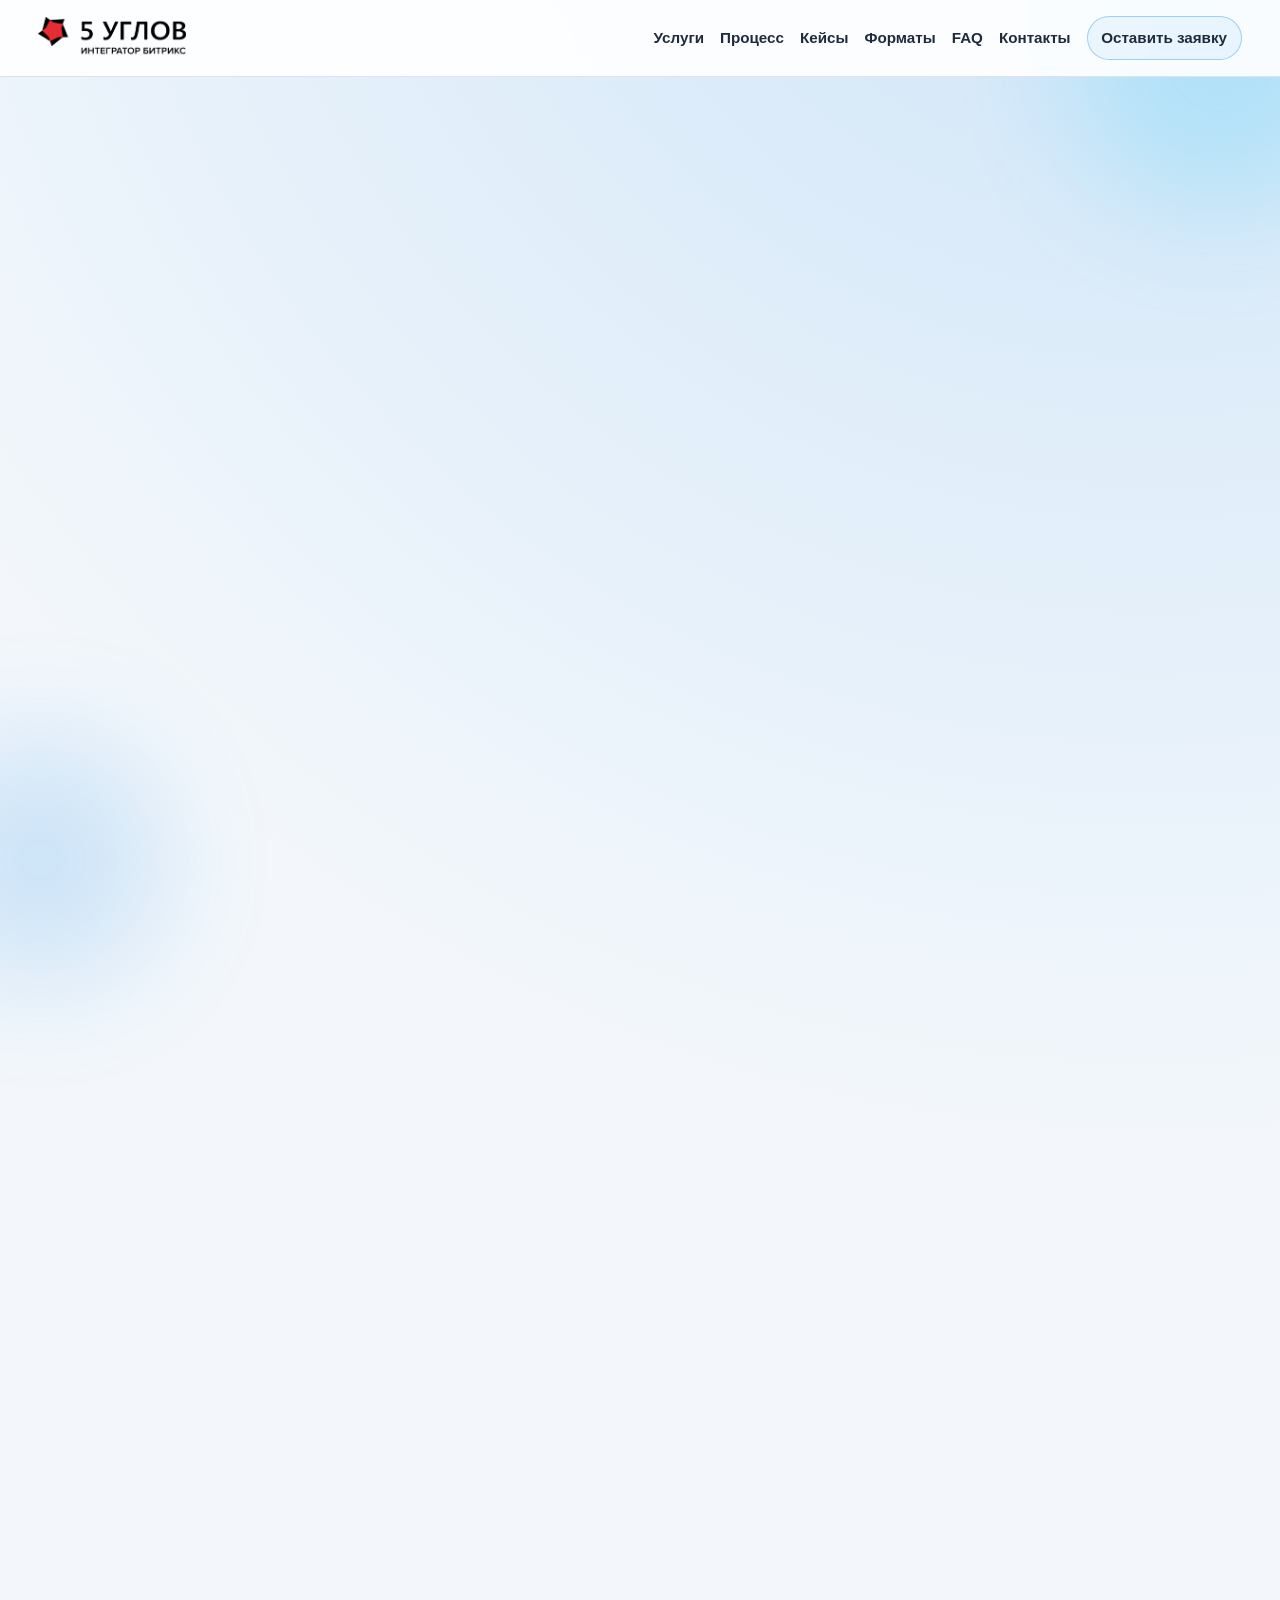
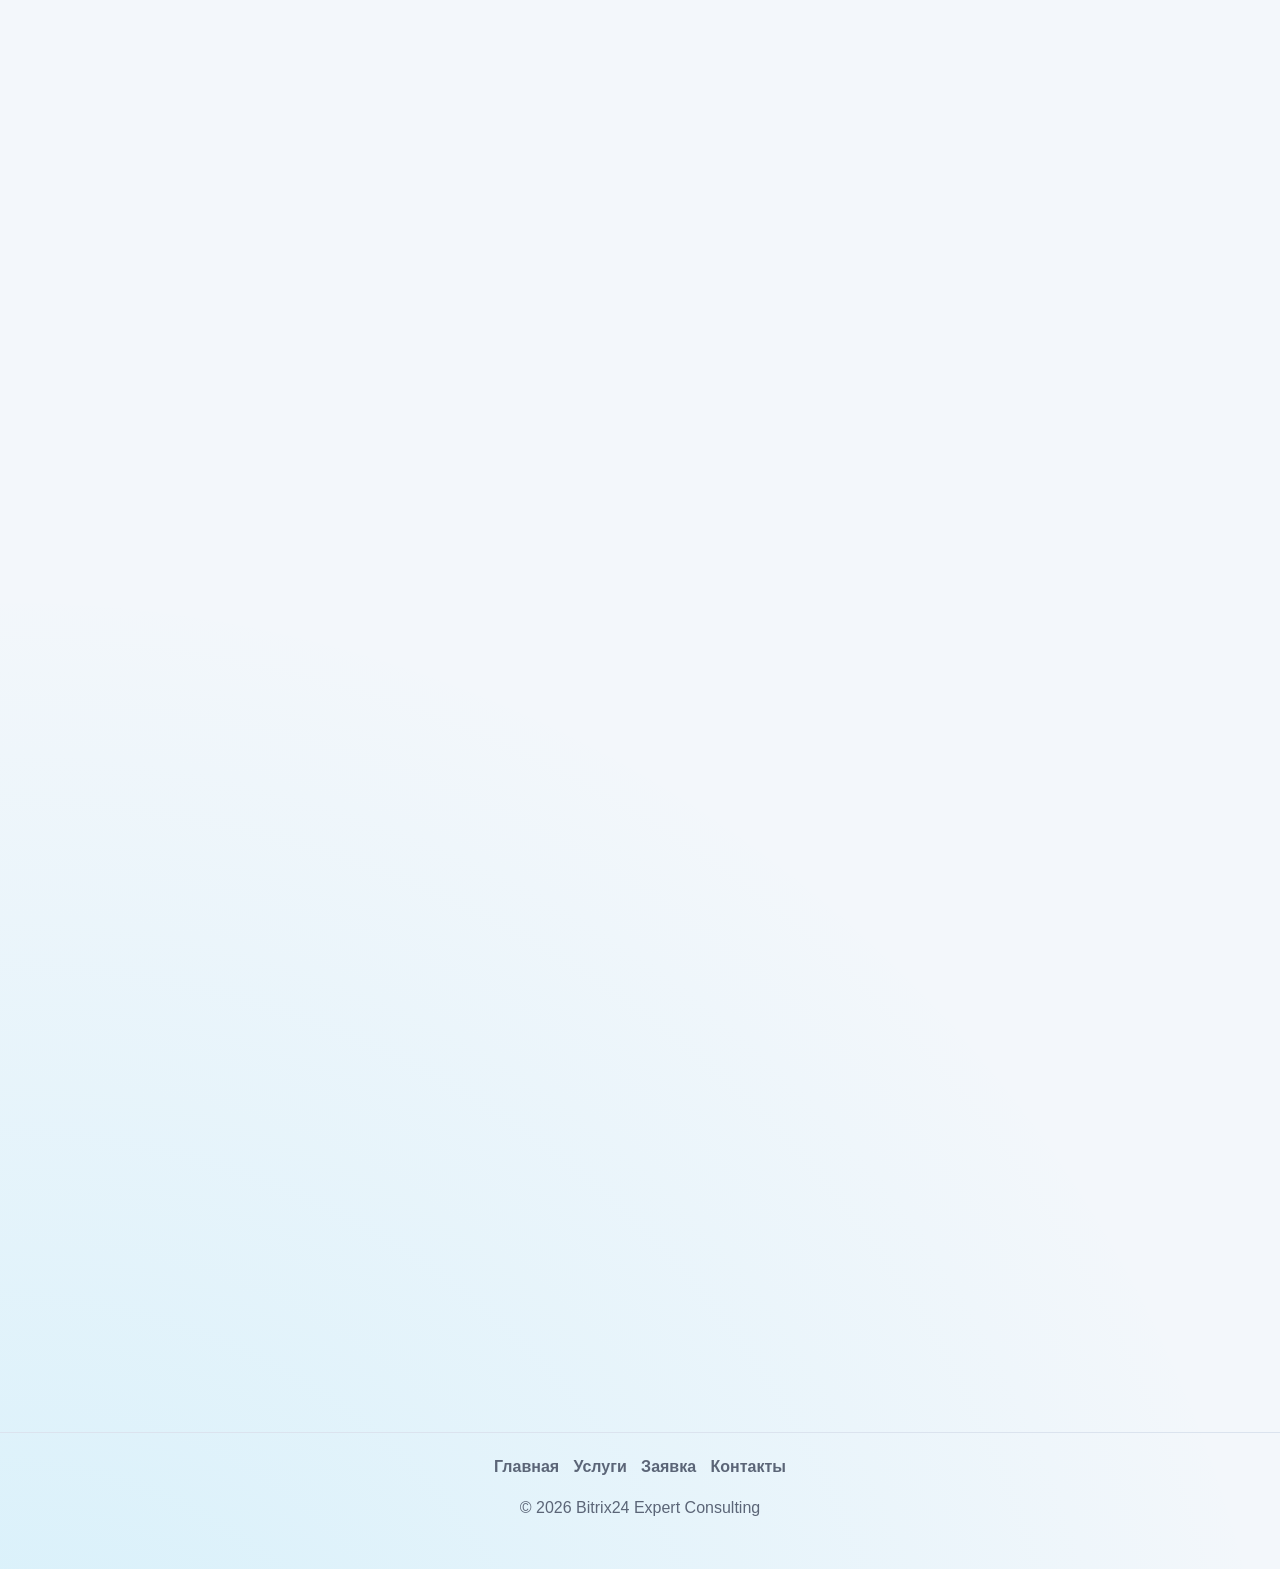
<file: index.html>
﻿<!doctype html>
<html lang="ru">
<head>
  <meta charset="UTF-8">
  <meta name="viewport" content="width=device-width, initial-scale=1.0">
  <meta http-equiv="Content-Security-Policy" content="default-src 'self'; script-src 'self'; style-src 'self'; img-src 'self' data:; connect-src 'self'; object-src 'none'; base-uri 'self'; form-action 'self'">
  <meta name="referrer" content="strict-origin-when-cross-origin">
  <title>Экспертные консультации по Битрикс24</title>
  <meta name="description" content="Экспертные консультации по внедрению и развитию Битрикс24: аудит, стратегия, ускорение продаж и автоматизация процессов.">
  <meta name="theme-color" content="#2fc7f7">
  <meta property="og:type" content="website">
  <meta property="og:locale" content="ru_RU">
  <meta property="og:title" content="Экспертные консультации по Битрикс24">
  <meta property="og:description" content="Аудит, стратегия и сопровождение внедрения Битрикс24: от диагностики до измеримого бизнес-результата.">
  <meta property="og:image" content="./assets/og-cover.svg">
  <meta name="twitter:card" content="summary_large_image">
  <meta name="twitter:title" content="Экспертные консультации по Битрикс24">
  <meta name="twitter:description" content="Помогаем компаниям выстроить CRM, автоматизацию и управляемые процессы в Битрикс24.">
  <meta name="twitter:image" content="./assets/og-cover.svg">
  <link rel="icon" type="image/svg+xml" href="./assets/favicon.svg">
  <link rel="stylesheet" href="./styles.css">
</head>
<body>
  <div class="bg-orb orb-a" aria-hidden="true"></div>
  <div class="bg-orb orb-b" aria-hidden="true"></div>
  <header class="site-header">
    <a href="#hero" class="logo" aria-label="Bitrix24 Expert">
      <img src="./assets/5c-logo-black.png" alt="Bitrix24 Expert">
    </a>
    <button class="nav-toggle" aria-label="Открыть меню" aria-expanded="false" aria-controls="main-nav">Меню</button>
    <nav id="main-nav" class="main-nav">
      <a href="#services">Услуги</a>
      <a href="#process">Процесс</a>
      <a href="#cases">Кейсы</a>
      <a href="#pricing">Форматы</a>
      <a href="#faq">FAQ</a>
      <a href="./contacts.html">Контакты</a>
      <a href="#lead-form" class="nav-cta">Оставить заявку</a>
    </nav>
  </header>

  <main>
    <section id="hero" class="hero reveal">
      <p class="kicker">Экспертные консультации по Битрикс24</p>
      <h1>Превращаем Битрикс24 в рабочую систему, а не в набор недонастроенных модулей</h1>
      <p class="hero-text">С 2010 года помогаем собственникам, руководителям продаж и операционным командам выстроить в Битрикс24 управляемые процессы, автоматизацию и прозрачную аналитику под KPI.</p>
      <div class="hero-actions">
        <a href="#lead-form" class="btn btn-primary">Получить консультацию</a>
        <a href="#services" class="btn btn-ghost">Смотреть форматы работы</a>
      </div>
      <ul class="hero-points">
        <li>150+ реализованных проектов в CRM и порталах</li>
        <li>Команда 45+ специалистов: аналитики, разработка, QA, интеграция</li>
        <li>Работа по SLA и постоплата за принятый результат</li>
      </ul>
    </section>

    <section id="services" class="section reveal">
      <h2>Что вы получаете</h2>
      <div class="cards">
        <article class="card">
          <h3>Экспресс-аудит</h3>
          <p>Разбор текущего контура CRM, воронок, роботов и отчётности с картой критичных точек.</p>
        </article>
        <article class="card">
          <h3>Стратегическая сессия</h3>
          <p>Проектирование целевой архитектуры Битрикс24 под ваши процессы продаж, сервиса и операционного блока.</p>
        </article>
        <article class="card">
          <h3>Точечная донастройка</h3>
          <p>Сопровождение запуска: приоритетные автоматизации, контроль качества внедрения и обучение ключевых ролей.</p>
        </article>
      </div>
    </section>

    <section id="process" class="section reveal">
      <h2>Как проходит работа</h2>
      <ol class="timeline">
        <li><strong>Бриф и диагностика.</strong> Уточняем цели, ограничения и критерии успеха.</li>
        <li><strong>Аудит и гипотезы.</strong> Находим, где теряются заявки, скорость и управляемость.</li>
        <li><strong>План внедрения.</strong> Формируем roadmap: быстрые победы, среднесрочные изменения, риски.</li>
        <li><strong>Сопровождение.</strong> Помогаем внедрить приоритетные изменения и закрепить результат.</li>
      </ol>
    </section>

    <section id="cases" class="section reveal">
      <h2>Результаты клиентов</h2>
      <div class="metrics">
        <article>
          <p class="metric-value">С 2010</p>
          <p class="metric-label">практический опыт внедрения и развития решений на базе Битрикс24</p>
        </article>
        <article>
          <p class="metric-value">150+</p>
          <p class="metric-label">проектов в CRM, корпоративных порталах, интеграциях и автоматизации</p>
        </article>
        <article>
          <p class="metric-value">TOP-10</p>
          <p class="metric-label">интеграторов и разработчиков CRM Битрикс24 по версии Рейтинга Рунета 2025</p>
        </article>
      </div>
    </section>

    <section id="pricing" class="section reveal">
      <h2>Форматы консультаций</h2>
      <div class="cards pricing">
        <article class="card">
          <h3>Разовая консультация</h3>
          <p class="price">90 мин</p>
          <p>Для точечного разбора задачи и рекомендаций по следующему шагу команды.</p>
        </article>
        <article class="card featured">
          <h3>Аудит + Roadmap</h3>
          <p class="price">1-2 недели</p>
          <p>Полная диагностика и конкретный план развития Битрикс24 с приоритетами и метриками.</p>
        </article>
        <article class="card">
          <h3>Сопровождение внедрения</h3>
          <p class="price">от 1 месяца</p>
          <p>Совместная работа с вашей командой до наблюдаемого результата в процессах и цифрах.</p>
        </article>
      </div>
    </section>

    <section id="faq" class="section reveal">
      <h2>Частые вопросы</h2>
      <div class="faq-list">
        <details>
          <summary>Нужен ли нам новый Битрикс24-портал?</summary>
          <p>Не всегда. Чаще всего достаточно правильно пересобрать текущую логику: воронки, роли, роботов, отчёты и правила работы.</p>
        </details>
        <details>
          <summary>Вы работаете с внутренней командой клиента?</summary>
          <p>Да. Наша задача — усилить вашу команду и передать логику решений, чтобы система продолжала развиваться после проекта.</p>
        </details>
        <details>
          <summary>Можно начать с малого?</summary>
          <p>Да, обычно начинаем с диагностики и быстрых точек роста, чтобы зафиксировать ранний эффект и дальше масштабировать изменения.</p>
        </details>
      </div>
    </section>

    <section id="lead-form" class="section contact reveal">
      <h2>Оставьте заявку на консультацию</h2>
      <p>Напишите, что уже настроено и где сейчас основной блокер — подготовим предметный первый созвон.</p>
      <form id="consult-form" novalidate>
        <label>
          Имя
          <input type="text" name="name" required minlength="2" placeholder="Как к вам обращаться">
        </label>
        <label>
          Рабочий e-mail
          <input type="email" name="email" required placeholder="name@company.ru">
        </label>
        <label>
          Что хотите улучшить в Битрикс24
          <textarea name="task" required minlength="10" rows="5" placeholder="Кратко опишите задачу, текущую ситуацию и желаемый результат"></textarea>
        </label>
        <button type="submit" class="btn btn-primary">Отправить заявку</button>
        <p id="form-status" role="status" aria-live="polite"></p>
      </form>
    </section>
  </main>

  <footer class="site-footer">
    <nav class="footer-links" aria-label="Подвал сайта">
      <a href="#hero">Главная</a>
      <a href="#services">Услуги</a>
      <a href="#lead-form">Заявка</a>
      <a href="./contacts.html">Контакты</a>
    </nav>
    <p>© 2026 Bitrix24 Expert Consulting</p>
  </footer>

  <script src="./script.js"></script>
</body>
</html>
</file>
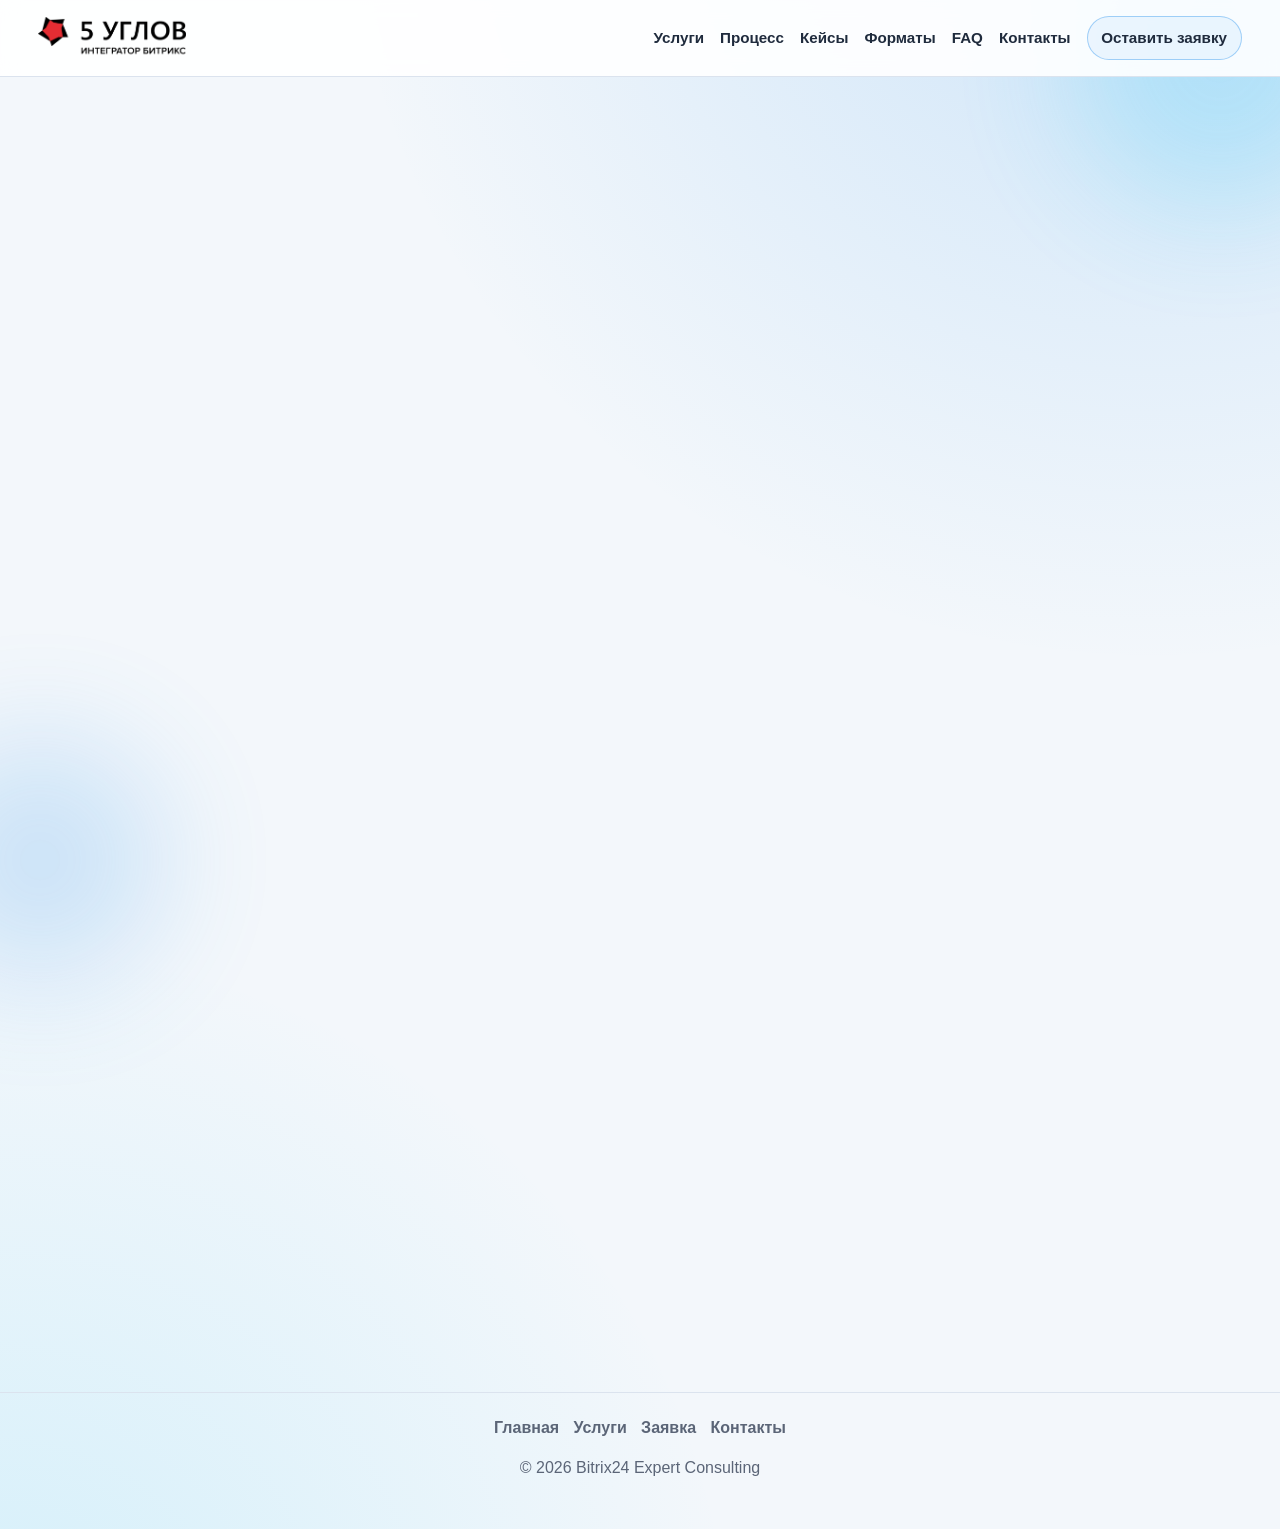
<file: contacts.html>
<!doctype html>
<html lang="ru">
<head>
  <meta charset="UTF-8">
  <meta name="viewport" content="width=device-width, initial-scale=1.0">
  <meta http-equiv="Content-Security-Policy" content="default-src 'self'; script-src 'self'; style-src 'self'; img-src 'self' data:; connect-src 'self'; object-src 'none'; base-uri 'self'; form-action 'self'">
  <meta name="referrer" content="strict-origin-when-cross-origin">
  <title>Контакты | Экспертные консультации по Битрикс24</title>
  <meta name="description" content="Свяжитесь с командой экспертов по внедрению и развитию Битрикс24. Контакты для консультации, аудита и сопровождения.">
  <meta name="theme-color" content="#2fc7f7">
  <link rel="icon" type="image/svg+xml" href="./assets/favicon.svg">
  <link rel="stylesheet" href="./styles.css">
</head>
<body>
  <div class="bg-orb orb-a" aria-hidden="true"></div>
  <div class="bg-orb orb-b" aria-hidden="true"></div>

  <header class="site-header">
    <a href="./index.html#hero" class="logo" aria-label="Bitrix24 Expert">
      <img src="./assets/5c-logo-black.png" alt="Bitrix24 Expert">
    </a>
    <button class="nav-toggle" aria-label="Открыть меню" aria-expanded="false" aria-controls="main-nav">Меню</button>
    <nav id="main-nav" class="main-nav">
      <a href="./index.html#services">Услуги</a>
      <a href="./index.html#process">Процесс</a>
      <a href="./index.html#cases">Кейсы</a>
      <a href="./index.html#pricing">Форматы</a>
      <a href="./index.html#faq">FAQ</a>
      <a href="./contacts.html">Контакты</a>
      <a href="./index.html#lead-form" class="nav-cta">Оставить заявку</a>
    </nav>
  </header>

  <main>
    <section class="hero reveal">
      <p class="kicker">Связаться с нами</p>
      <h1>Контакты команды Bitrix24 Expert</h1>
      <p class="hero-text">Расскажите о задаче по Битрикс24, и мы предложим удобный формат консультации: разбор, аудит или сопровождение внедрения.</p>
    </section>

    <section class="section reveal">
      <h2>Каналы связи</h2>
      <div class="cards contact-grid">
        <article class="card">
          <h3>E-mail</h3>
          <p><a href="mailto:hello@bitrix24-expert.ru">hello@bitrix24-expert.ru</a></p>
        </article>
        <article class="card">
          <h3>Телефон</h3>
          <p><a href="tel:+74950000000">+7 (495) 000-00-00</a></p>
        </article>
        <article class="card">
          <h3>Telegram</h3>
          <p><a href="https://t.me/bitrix24_expert" target="_blank" rel="noopener noreferrer">@bitrix24_expert</a></p>
        </article>
      </div>
    </section>

    <section class="section contact reveal">
      <h2>Быстрый запрос</h2>
      <p>Заполните форму, и мы вернемся с предложением по следующему шагу в течение рабочего дня.</p>
      <form id="consult-form" novalidate>
        <label>
          Имя
          <input type="text" name="name" required minlength="2" placeholder="Как к вам обращаться">
        </label>
        <label>
          Рабочий e-mail
          <input type="email" name="email" required placeholder="name@company.ru">
        </label>
        <label>
          Что хотите улучшить в Битрикс24
          <textarea name="task" required minlength="10" rows="5" placeholder="Кратко опишите задачу, текущую ситуацию и желаемый результат"></textarea>
        </label>
        <button type="submit" class="btn btn-primary">Отправить заявку</button>
        <p id="form-status" role="status" aria-live="polite"></p>
      </form>
    </section>
  </main>

  <footer class="site-footer">
    <nav class="footer-links" aria-label="Подвал сайта">
      <a href="./index.html#hero">Главная</a>
      <a href="./index.html#services">Услуги</a>
      <a href="./index.html#lead-form">Заявка</a>
      <a href="./contacts.html">Контакты</a>
    </nav>
    <p>© 2026 Bitrix24 Expert Consulting</p>
  </footer>

  <script src="./script.js"></script>
</body>
</html>
</file>
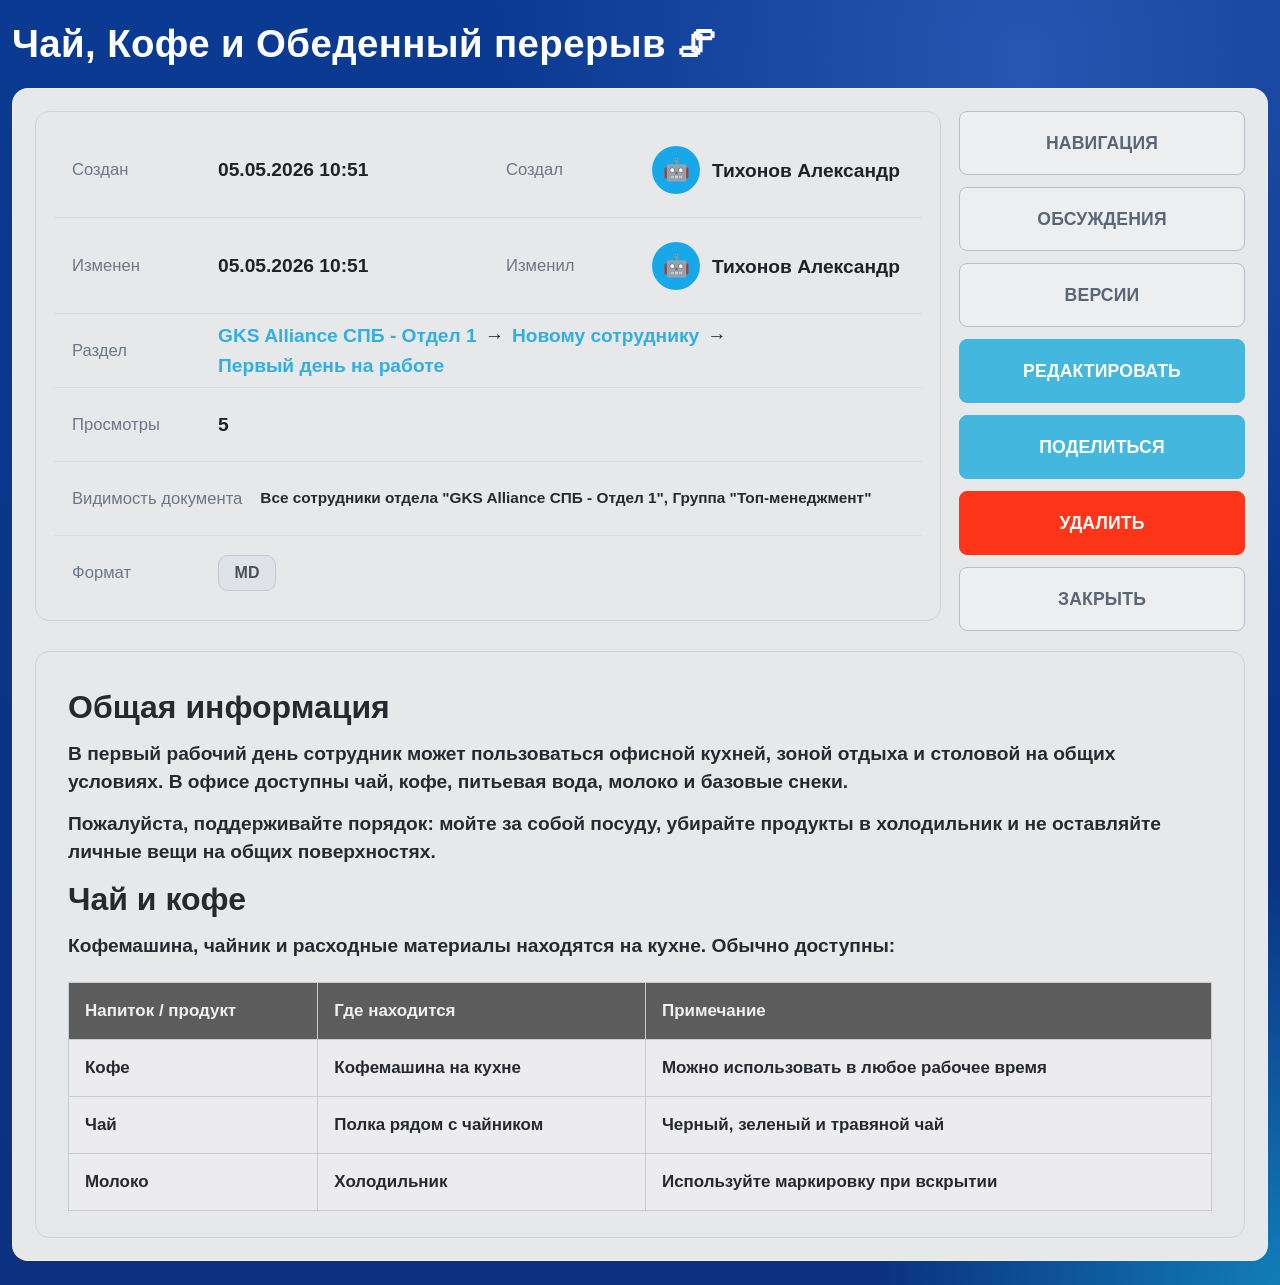
<file: tea-break.html>
﻿<!doctype html>
<html lang="ru">
<head>
  <meta charset="UTF-8">
  <meta name="viewport" content="width=device-width, initial-scale=1.0">
  <title>Чай, кофе и обеденный перерыв</title>
  <meta name="theme-color" content="#0b3f95">
  <link rel="stylesheet" href="./tea-break.css">
</head>
<body>
  <main class="doc-page">
    <header class="doc-header">
      <h1>Чай, Кофе и Обеденный перерыв <span aria-hidden="true">🖇</span></h1>
    </header>

    <section class="doc-surface">
      <div class="doc-layout">
        <article class="meta-card">
          <div class="meta-grid">
            <div class="meta-row">
              <span class="meta-label">Создан</span>
              <span class="meta-value">05.05.2026 10:51</span>
            </div>
            <div class="meta-row">
              <span class="meta-label">Создал</span>
              <span class="meta-user"><span class="avatar" aria-hidden="true">🤖</span>Тихонов Александр</span>
            </div>

            <div class="meta-row">
              <span class="meta-label">Изменен</span>
              <span class="meta-value">05.05.2026 10:51</span>
            </div>
            <div class="meta-row">
              <span class="meta-label">Изменил</span>
              <span class="meta-user"><span class="avatar" aria-hidden="true">🤖</span>Тихонов Александр</span>
            </div>

            <div class="meta-row full">
              <span class="meta-label">Раздел</span>
              <span class="meta-links">
                <a href="#">GKS Alliance СПБ - Отдел 1</a>
                <span>→</span>
                <a href="#">Новому сотруднику</a>
                <span>→</span>
                <a href="#">Первый день на работе</a>
              </span>
            </div>

            <div class="meta-row full">
              <span class="meta-label">Просмотры</span>
              <span class="meta-value">5</span>
            </div>

            <div class="meta-row full">
              <span class="meta-label">Видимость документа</span>
              <span class="meta-visibility">Все сотрудники отдела "GKS Alliance СПБ - Отдел 1", Группа "Топ-менеджмент"</span>
            </div>

            <div class="meta-row full">
              <span class="meta-label">Формат</span>
              <span class="meta-tag">MD</span>
            </div>
          </div>
        </article>

        <aside class="action-panel" aria-label="Действия">
          <button type="button" class="btn btn-light">НАВИГАЦИЯ</button>
          <button type="button" class="btn btn-light">ОБСУЖДЕНИЯ</button>
          <button type="button" class="btn btn-light">ВЕРСИИ</button>
          <button type="button" class="btn btn-primary">РЕДАКТИРОВАТЬ</button>
          <button type="button" class="btn btn-primary">ПОДЕЛИТЬСЯ</button>
          <button type="button" class="btn btn-danger">УДАЛИТЬ</button>
          <button type="button" class="btn btn-light">ЗАКРЫТЬ</button>
        </aside>
      </div>

      <article class="content-card">
        <h2>Общая информация</h2>
        <p>В первый рабочий день сотрудник может пользоваться офисной кухней, зоной отдыха и столовой на общих условиях. В офисе доступны чай, кофе, питьевая вода, молоко и базовые снеки.</p>
        <p>Пожалуйста, поддерживайте порядок: мойте за собой посуду, убирайте продукты в холодильник и не оставляйте личные вещи на общих поверхностях.</p>

        <h3>Чай и кофе</h3>
        <p>Кофемашина, чайник и расходные материалы находятся на кухне. Обычно доступны:</p>

        <div class="table-wrap">
          <table>
            <thead>
              <tr>
                <th>Напиток / продукт</th>
                <th>Где находится</th>
                <th>Примечание</th>
              </tr>
            </thead>
            <tbody>
              <tr>
                <td>Кофе</td>
                <td>Кофемашина на кухне</td>
                <td>Можно использовать в любое рабочее время</td>
              </tr>
              <tr>
                <td>Чай</td>
                <td>Полка рядом с чайником</td>
                <td>Черный, зеленый и травяной чай</td>
              </tr>
              <tr>
                <td>Молоко</td>
                <td>Холодильник</td>
                <td>Используйте маркировку при вскрытии</td>
              </tr>
            </tbody>
          </table>
        </div>
      </article>
    </section>
  </main>
</body>
</html>
</file>
<file: styles.css>
:root {
  --bg-page: #f3f7fb;
  --bg-surface: #ffffff;
  --bg-subtle: #f7f9fc;
  --text-primary: #1f2b3d;
  --text-secondary: #5b6577;
  --line: #dbe3ee;
  --brand: #2fc7f7;
  --brand-strong: #409eef;
  --brand-deep: #0066a1;
  --accent: #bdf300;
  --focus: rgba(47, 199, 247, 0.32);
  --radius-m: 12px;
  --radius-l: 16px;
  --space-2: 8px;
  --space-3: 12px;
  --space-4: 16px;
  --space-5: 20px;
  --space-6: 24px;
  --shadow-1: 0 8px 24px rgba(18, 64, 108, 0.08);
}

* {
  box-sizing: border-box;
}

html {
  scroll-behavior: smooth;
}

body {
  margin: 0;
  font-family: "Segoe UI", "Open Sans", Arial, sans-serif;
  color: var(--text-primary);
  background: radial-gradient(circle at 90% -10%, rgba(64, 158, 239, 0.22), transparent 40%),
              radial-gradient(circle at 0% 110%, rgba(47, 199, 247, 0.16), transparent 35%),
              var(--bg-page);
  line-height: 1.55;
}

.bg-orb {
  position: fixed;
  z-index: -1;
  filter: blur(60px);
  opacity: 0.22;
  pointer-events: none;
}

.orb-a {
  width: 300px;
  height: 300px;
  top: -90px;
  right: -90px;
  border-radius: 50%;
  background: var(--brand);
}

.orb-b {
  width: 240px;
  height: 240px;
  bottom: -80px;
  left: -80px;
  border-radius: 50%;
  background: var(--brand-strong);
}

.site-header {
  position: sticky;
  top: 0;
  z-index: 10;
  display: flex;
  align-items: center;
  justify-content: space-between;
  gap: 1rem;
  padding: 1rem clamp(1rem, 3vw, 3rem);
  background: rgba(255, 255, 255, 0.9);
  backdrop-filter: blur(10px);
  border-bottom: 1px solid var(--line);
}

.logo {
  display: inline-flex;
  align-items: center;
  text-decoration: none;
  color: var(--text-primary);
}

.logo img {
  display: block;
  height: 42px;
  width: auto;
  max-width: min(260px, 46vw);
}

.main-nav {
  display: flex;
  gap: 1rem;
  align-items: center;
}

.main-nav a {
  color: var(--text-primary);
  text-decoration: none;
  font-weight: 600;
  font-size: 0.95rem;
  display: inline-flex;
  align-items: center;
  min-height: 44px;
}

.nav-cta {
  border: 1px solid rgba(64, 158, 239, 0.45);
  background: rgba(64, 158, 239, 0.08);
  padding: 0.5rem 0.85rem;
  border-radius: 999px;
}

.nav-toggle {
  display: none;
}

main {
  width: min(1240px, 94%);
  margin: 0 auto;
  padding-bottom: 4rem;
}

.hero {
  padding: clamp(2rem, 5vw, 5rem) 0 3rem;
}

.kicker {
  display: inline-block;
  margin: 0;
  font-weight: 700;
  font-size: 0.85rem;
  letter-spacing: 0.08em;
  text-transform: uppercase;
  color: var(--brand-deep);
}

h1,
h2,
h3 {
  margin: 0 0 0.8rem;
  line-height: 1.2;
}

h1 {
  font-size: clamp(1.75rem, 3.5vw, 3rem);
  font-weight: 700;
  max-width: 22ch;
}

h2 {
  font-size: clamp(1.5rem, 2.7vw, 2.25rem);
  font-weight: 700;
}

h3 {
  font-size: 1.28rem;
  font-weight: 700;
}

.hero-text {
  max-width: 60ch;
  color: var(--text-secondary);
  margin-bottom: 1.25rem;
}

.hero-actions {
  display: flex;
  flex-wrap: wrap;
  gap: 0.8rem;
  margin-bottom: 1.5rem;
}

.btn {
  display: inline-block;
  text-decoration: none;
  border-radius: 999px;
  padding: 0.7rem 1.2rem;
  font-weight: 700;
  border: 1px solid transparent;
  transition: transform 160ms ease, box-shadow 160ms ease, background-color 160ms ease;
}

.btn-primary {
  background: linear-gradient(180deg, var(--brand) 0%, var(--brand-strong) 100%);
  color: #0d2738;
  box-shadow: var(--shadow-1);
}

.btn-primary:hover,
.btn-primary:focus-visible {
  background: linear-gradient(180deg, #47cff9 0%, #4aa7f3 100%);
  transform: translateY(-1px);
}

.btn-ghost {
  color: var(--text-primary);
  border-color: var(--line);
  background: var(--bg-surface);
}

.hero-points {
  margin: 0;
  padding-left: 1.1rem;
  color: var(--text-secondary);
}

.section {
  padding: 3.2rem 0 1.4rem;
}

.cards {
  display: grid;
  grid-template-columns: repeat(3, minmax(0, 1fr));
  gap: 1rem;
}

.card {
  background: var(--bg-surface);
  border: 1px solid var(--line);
  border-radius: var(--radius-l);
  padding: var(--space-5);
  box-shadow: var(--shadow-1);
}

.timeline {
  margin: 0;
  padding-left: 1.15rem;
}

.timeline li {
  margin-bottom: 0.7rem;
}

.metrics {
  display: grid;
  grid-template-columns: repeat(3, minmax(0, 1fr));
  gap: 1rem;
}

.metrics article {
  background: var(--bg-surface);
  border: 1px solid var(--line);
  border-radius: var(--radius-l);
  padding: var(--space-4);
}

.metric-value {
  margin: 0 0 0.3rem;
  font-size: 1.8rem;
  font-weight: 800;
  color: var(--brand-deep);
}

.metric-label {
  margin: 0;
  color: var(--text-secondary);
}

.pricing .featured {
  border: 2px solid rgba(64, 158, 239, 0.55);
  background: linear-gradient(180deg, #ffffff 0%, #f7fbff 100%);
}

.price {
  margin: 0.2rem 0 0.7rem;
  font-size: 1.3rem;
  font-weight: 800;
}

.faq-list details {
  background: var(--bg-surface);
  border: 1px solid var(--line);
  border-radius: var(--radius-m);
  padding: 0.8rem 0.95rem;
  margin-bottom: 0.7rem;
}

.faq-list summary {
  cursor: pointer;
  font-weight: 700;
  min-height: 44px;
  display: flex;
  align-items: center;
}

.faq-list p {
  margin-bottom: 0.3rem;
  color: var(--text-secondary);
}

.contact form {
  background: var(--bg-surface);
  border: 1px solid var(--line);
  border-radius: var(--radius-l);
  padding: var(--space-5);
  box-shadow: var(--shadow-1);
}

label {
  display: block;
  margin-bottom: 0.9rem;
  font-weight: 600;
}

input,
textarea {
  width: 100%;
  margin-top: 0.35rem;
  font: inherit;
  border: 1px solid #c8d5e6;
  border-radius: 10px;
  padding: 0.65rem 0.7rem;
  background: var(--bg-subtle);
}

input:focus-visible,
textarea:focus-visible,
button:focus-visible,
a:focus-visible,
summary:focus-visible {
  outline: 3px solid var(--focus);
  outline-offset: 2px;
}

#form-status {
  min-height: 1.3rem;
  margin: 0.75rem 0 0;
  font-weight: 700;
}

#form-status.error {
  color: #be2f2f;
}

#form-status.ok {
  color: #0d7e53;
}

.site-footer {
  border-top: 1px solid var(--line);
  text-align: center;
  color: var(--text-secondary);
  padding: 1.4rem 1rem 2rem;
}

.footer-links {
  display: flex;
  justify-content: center;
  flex-wrap: wrap;
  gap: 0.9rem;
  margin-bottom: 0.55rem;
}

.footer-links a {
  color: var(--text-secondary);
  text-decoration: none;
  font-weight: 600;
}

.footer-links a:hover,
.footer-links a:focus-visible {
  color: var(--brand-deep);
}

.contact-grid a {
  color: var(--brand-deep);
  text-decoration: none;
  font-weight: 700;
}

.reveal {
  opacity: 0;
  transform: translateY(22px);
  transition: opacity 560ms ease, transform 560ms ease;
}

.reveal.visible {
  opacity: 1;
  transform: translateY(0);
}

@media (prefers-reduced-motion: reduce) {
  html {
    scroll-behavior: auto;
  }

  .reveal {
    opacity: 1;
    transform: none;
    transition: none;
  }

  .btn {
    transition: none;
  }
}

@media (max-width: 900px) {
  .cards,
  .metrics {
    grid-template-columns: 1fr 1fr;
  }
}

@media (max-width: 720px) {
  .site-header {
    flex-wrap: wrap;
  }

  .nav-toggle {
    display: inline-block;
    border: 1px solid var(--line);
    background: var(--bg-surface);
    border-radius: 10px;
    min-height: 44px;
    padding: 0.55rem 0.8rem;
    font: inherit;
    font-weight: 700;
  }

  .main-nav {
    width: 100%;
    display: none;
    flex-direction: column;
    align-items: flex-start;
    padding-top: 0.5rem;
  }

  .main-nav a {
    width: 100%;
    padding: 0.35rem 0;
  }

  .main-nav.open {
    display: flex;
  }

  .cards,
  .metrics {
    grid-template-columns: 1fr;
  }

  .footer-links {
    flex-direction: column;
    gap: 0.45rem;
  }
}

@media (max-width: 480px) {
  .hero-text,
  .card p,
  .faq-list p,
  .timeline li,
  label {
    line-height: 1.65;
  }

  h3 {
    font-size: 1.2rem;
  }
}
</file>
<file: tea-break.css>
﻿:root {
  --b24-blue-900: #063383;
  --b24-blue-800: #0a469f;
  --b24-cyan-500: #35b8e5;
  --b24-danger: #ff351a;
  --b24-surface: #e7e8ea;
  --b24-surface-2: #ececef;
  --b24-border: #d1d5db;
  --b24-text: #262a2f;
  --b24-muted: #6c7787;
  --b24-dark-th: #5d5d5d;
}

* {
  box-sizing: border-box;
}

body {
  margin: 0;
  font-family: "Segoe UI", "Open Sans", Arial, sans-serif;
  color: var(--b24-text);
  background:
    radial-gradient(55% 65% at 80% 5%, rgba(55, 101, 196, 0.65) 0%, rgba(11, 44, 114, 0) 75%),
    radial-gradient(45% 45% at 100% 100%, rgba(23, 201, 241, 0.5) 0%, rgba(23, 201, 241, 0) 70%),
    linear-gradient(180deg, #0a3a92 0%, #0b317f 100%);
}

.doc-page {
  min-height: 100vh;
  padding: 14px 12px 24px;
}

.doc-header h1 {
  margin: 8px 0 22px;
  color: #fff;
  font-size: clamp(2rem, 3vw, 2.85rem);
  font-weight: 700;
  letter-spacing: 0.01em;
}

.doc-surface {
  background: var(--b24-surface);
  border-radius: 16px;
  border: 1px solid rgba(255, 255, 255, 0.25);
  padding: 22px;
}

.doc-layout {
  display: grid;
  grid-template-columns: minmax(0, 1fr) 286px;
  gap: 18px;
  align-items: start;
}

.meta-card,
.content-card {
  background: var(--b24-surface);
  border: 1px solid var(--b24-border);
  border-radius: 14px;
}

.meta-card {
  padding: 10px 18px;
}

.meta-grid {
  display: grid;
  grid-template-columns: repeat(2, minmax(0, 1fr));
}

.meta-row {
  min-height: 96px;
  display: flex;
  align-items: center;
  gap: 18px;
  border-bottom: 1px solid #dadde2;
  padding: 10px 18px;
}

.meta-row:nth-last-child(-n + 3) {
  min-height: 74px;
}

.meta-grid .meta-row:last-child {
  border-bottom: 0;
}

.meta-row.full {
  grid-column: 1 / -1;
  min-height: 74px;
}

.meta-label {
  color: var(--b24-muted);
  min-width: 128px;
  font-size: 1.04rem;
}

.meta-value,
.meta-user {
  font-size: 2rem;
  font-weight: 600;
  color: #1f2328;
}

.meta-value,
.meta-links,
.meta-user {
  font-size: clamp(1.05rem, 1.5vw, 2rem);
}

.avatar {
  display: inline-grid;
  place-items: center;
  width: 48px;
  height: 48px;
  border-radius: 50%;
  background: #17a8e9;
  font-size: 1.35rem;
  margin-right: 12px;
}

.meta-links {
  display: inline-flex;
  flex-wrap: wrap;
  align-items: center;
  gap: 8px;
  font-weight: 600;
}

.meta-links a {
  color: #31afe3;
  text-decoration: none;
}

.meta-visibility {
  font-size: clamp(0.96rem, 1.2vw, 1.35rem);
  line-height: 1.45;
  font-weight: 600;
}

.meta-tag {
  display: inline-flex;
  align-items: center;
  justify-content: center;
  min-width: 58px;
  padding: 8px 14px;
  border-radius: 10px;
  border: 1px solid #c4c9d0;
  background: #dfe3e8;
  font-weight: 700;
  color: #48515a;
}

.action-panel {
  display: flex;
  flex-direction: column;
  gap: 12px;
}

.btn {
  min-height: 64px;
  border-radius: 8px;
  border: 1px solid #b8bfc8;
  background: #eceef0;
  color: #5b6676;
  font-size: clamp(1.1rem, 1.25vw, 1.3rem);
  font-weight: 700;
  letter-spacing: 0.01em;
  cursor: pointer;
}

.btn-primary {
  background: #43b7dd;
  border-color: #43b7dd;
  color: #fff;
}

.btn-danger {
  background: var(--b24-danger);
  border-color: var(--b24-danger);
  color: #fff;
}

.content-card {
  margin-top: 20px;
  padding: 26px 32px;
}

.content-card h2,
.content-card h3 {
  margin: 10px 0 14px;
  font-size: clamp(2rem, 2.1vw, 3rem);
  line-height: 1.2;
}

.content-card p {
  margin: 0 0 14px;
  font-size: clamp(1.2rem, 1.3vw, 1.95rem);
  line-height: 1.45;
  font-weight: 600;
}

.table-wrap {
  overflow-x: auto;
}

table {
  width: min(100%, 1420px);
  border-collapse: collapse;
  margin-top: 8px;
  background: transparent;
}

th,
td {
  border: 1px solid #c8ccd2;
  padding: 18px 16px;
  text-align: left;
  font-size: clamp(1.06rem, 1.15vw, 1.72rem);
  font-weight: 600;
}

th {
  background: var(--b24-dark-th);
  color: #efefef;
  font-weight: 700;
}

tbody tr {
  background: var(--b24-surface-2);
}

@media (max-width: 1240px) {
  .doc-layout {
    grid-template-columns: 1fr;
  }

  .action-panel {
    display: grid;
    grid-template-columns: repeat(2, minmax(0, 1fr));
  }
}

@media (max-width: 840px) {
  .doc-surface {
    padding: 14px;
  }

  .meta-grid {
    grid-template-columns: 1fr;
  }

  .meta-row,
  .meta-row.full {
    min-height: auto;
    padding: 12px;
    flex-wrap: wrap;
  }

  .meta-label {
    min-width: 100%;
  }

  .action-panel {
    grid-template-columns: 1fr;
  }

  .btn {
    min-height: 52px;
  }

  .content-card {
    padding: 18px;
  }
}
</file>
